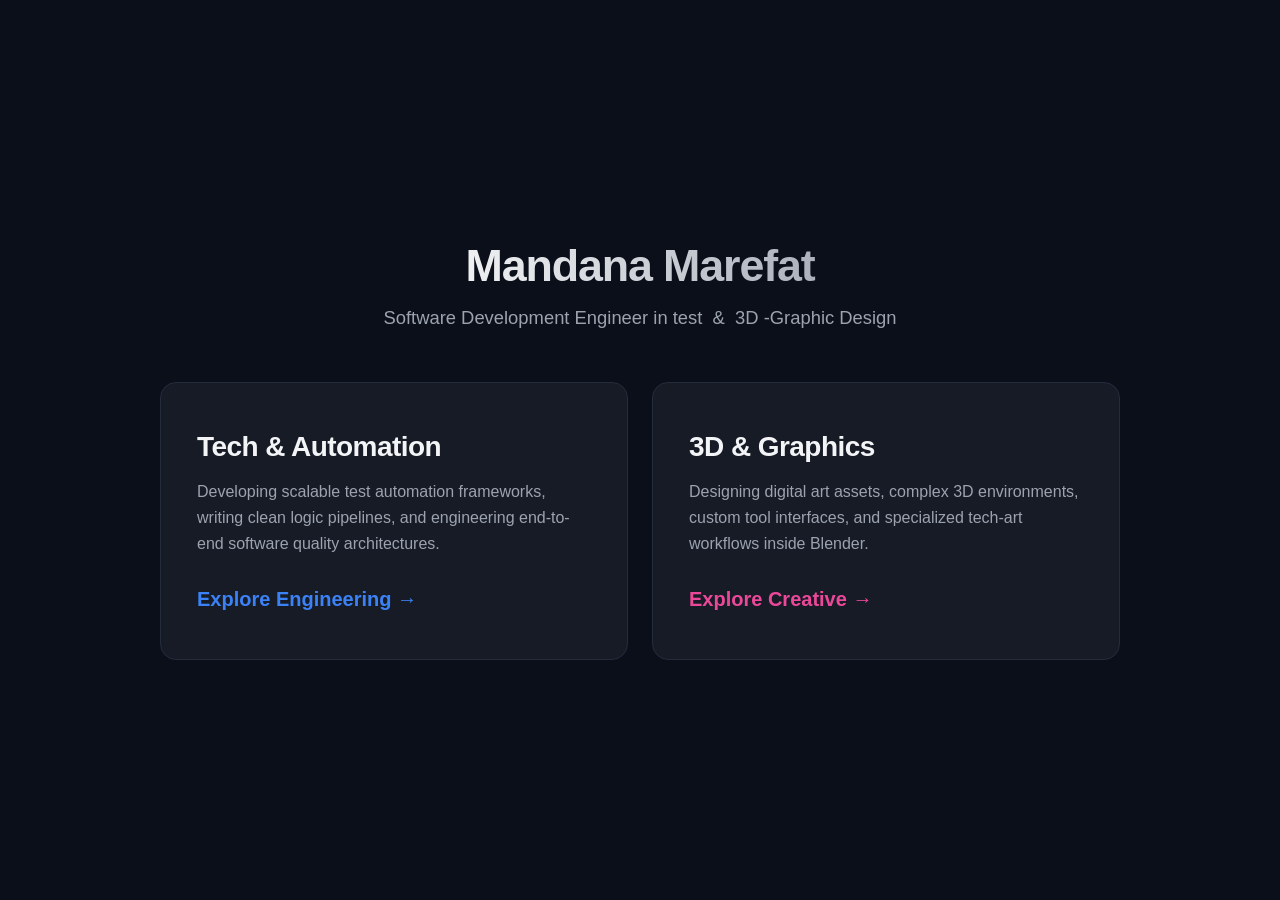
<file: index.html>
<!DOCTYPE html>
<html lang="en">
<head>
    <meta charset="UTF-8">
    <meta name="viewport" content="width=device-width, initial-scale=1.0">
    <title>Portfolio | Software Automation & 3D Art</title>
    <link rel="stylesheet" href="static/css/style.css">
 
</head>
<body>

    <header>
        <h1>Mandana Marefat</h1>
        <p>Software Development Engineer in test&nbsp; &amp;&nbsp; 3D -Graphic Design</p>
    </header>

    <main class="gateway">
        <a href="tech-portfolio/index.html" class="card card-tech">
            <div class="card-content">
                <h2>Tech &amp; Automation&nbsp;&nbsp;</h2>
                <p>Developing scalable test automation frameworks, writing clean logic pipelines, and engineering end-to-end software quality architectures.</p>
            </div>
            <div class="arrow">Explore Engineering &rarr;</div>
        </a>

        <a href="graphics-portfolio/index.html" class="card card-art">
            <div class="card-content">
                <h2>3D & Graphics</h2>
                <p>Designing digital art assets, complex 3D environments, custom tool interfaces, and specialized tech-art workflows inside Blender.</p>
            </div>
            <div class="arrow">Explore Creative &rarr;</div>
        </a>
    </main>

</body>
</html>
</file>
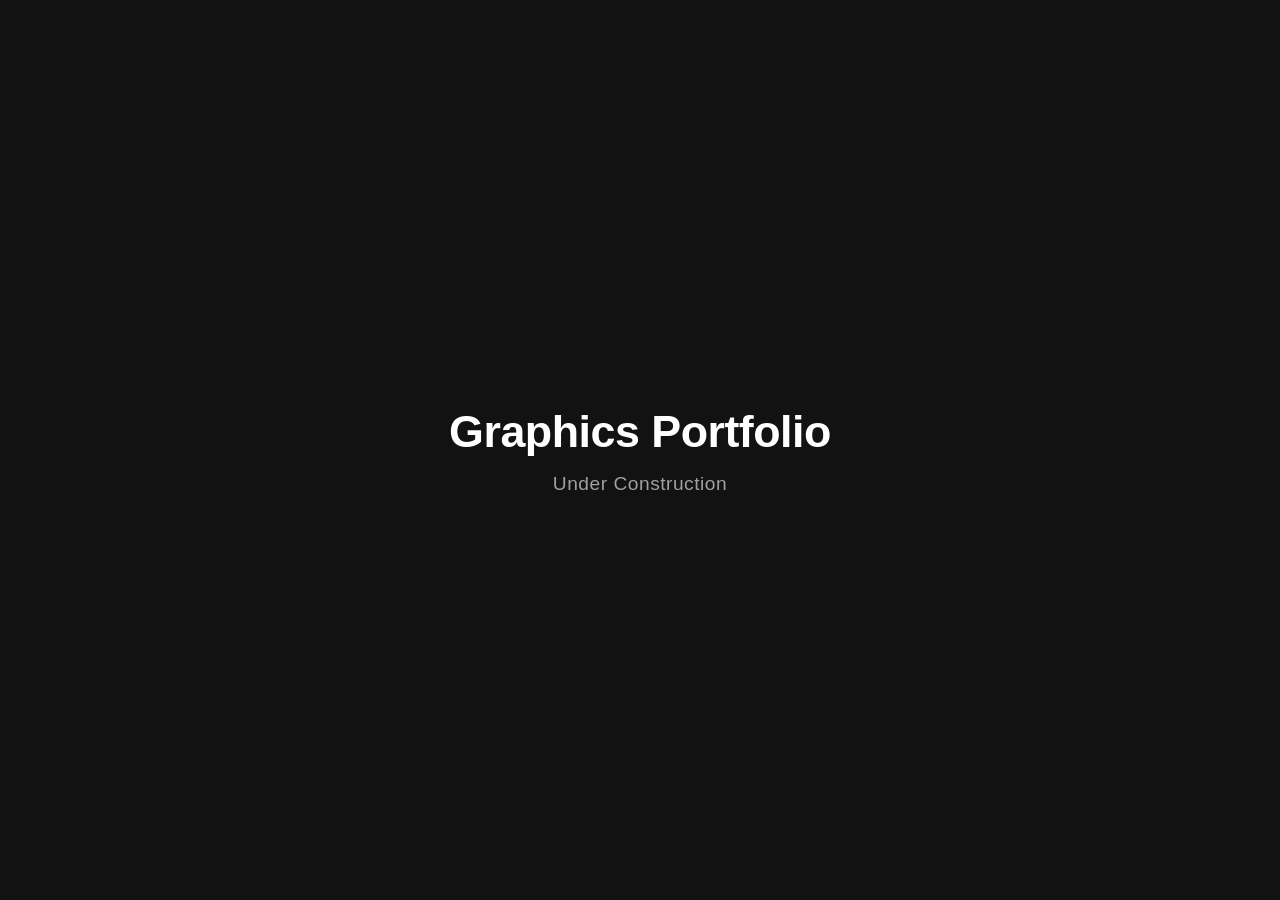
<file: graphics-portfolio/index.html>
<!DOCTYPE html>
<html lang="en">
<head>
    <meta charset="UTF-8">
    <meta name="viewport" content="width=device-width, initial-scale=1.0">
    <title>Graphics portfolio | Under Construction</title>
    <link rel="stylesheet" href="../static/css/style.css">
    <link rel="stylesheet" href="../static/css/graphics.css">
  
</head>
<body>
    <div class="container">
        <h1>Graphics Portfolio</h1>
        <p>Under Construction</p>
    </div>
</body>
</html>
</file>
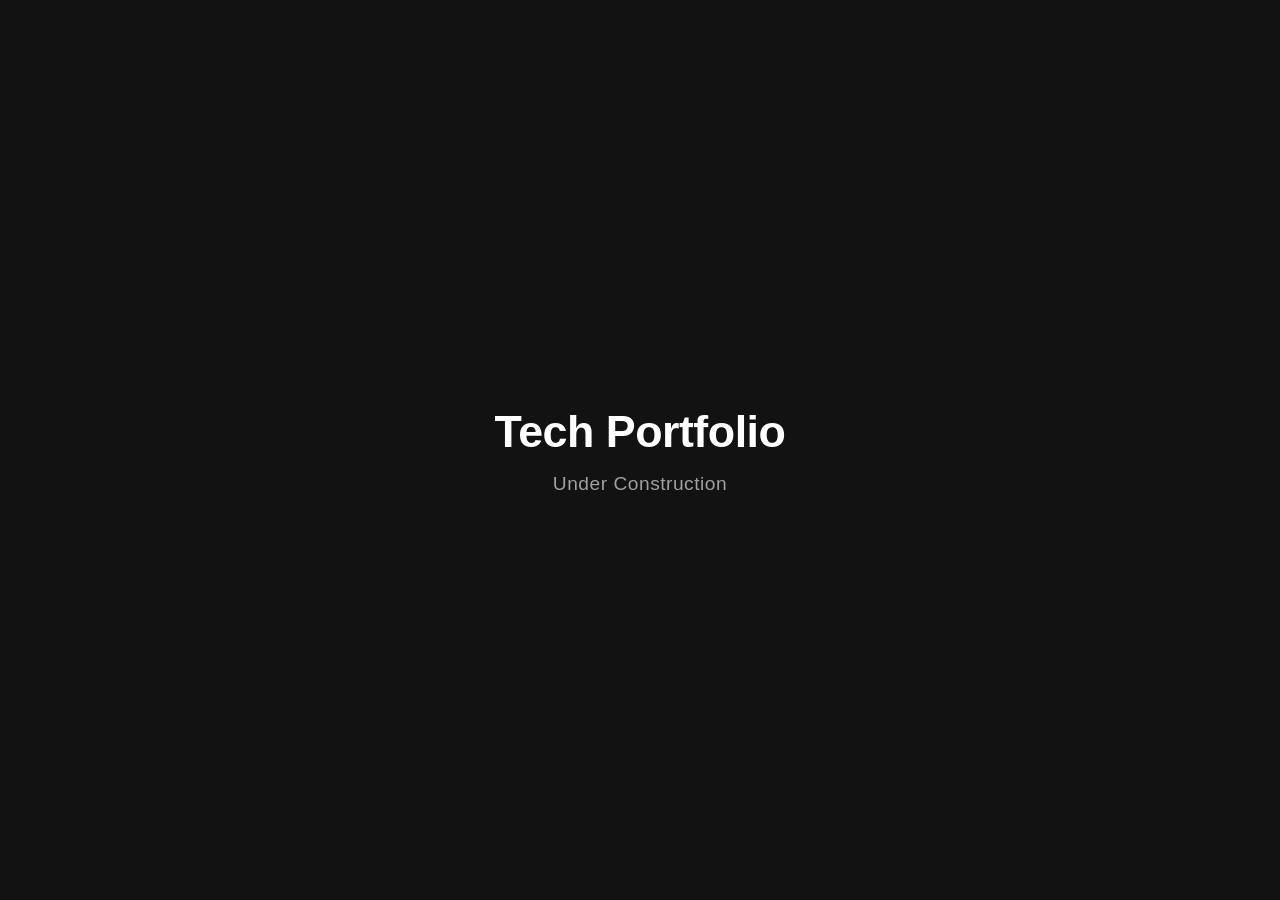
<file: tech-portfolio/index.html>
<!--Tech portfolio hub-->


<!DOCTYPE html>
<html lang="en">
<head>
    <meta charset="UTF-8">
    <meta name="viewport" content="width=device-width, initial-scale=1.0">
    <title>Under Construction</title>
    <link rel="stylesheet" href="../static/css/style.css">
    <link rel="stylesheet" href="../static/css/tech.css">
</head>
<body>
    <div class="container">
        <h1>Tech Portfolio</h1>
        <p>Under Construction</p>
    </div>
</body>
</html>
</file>
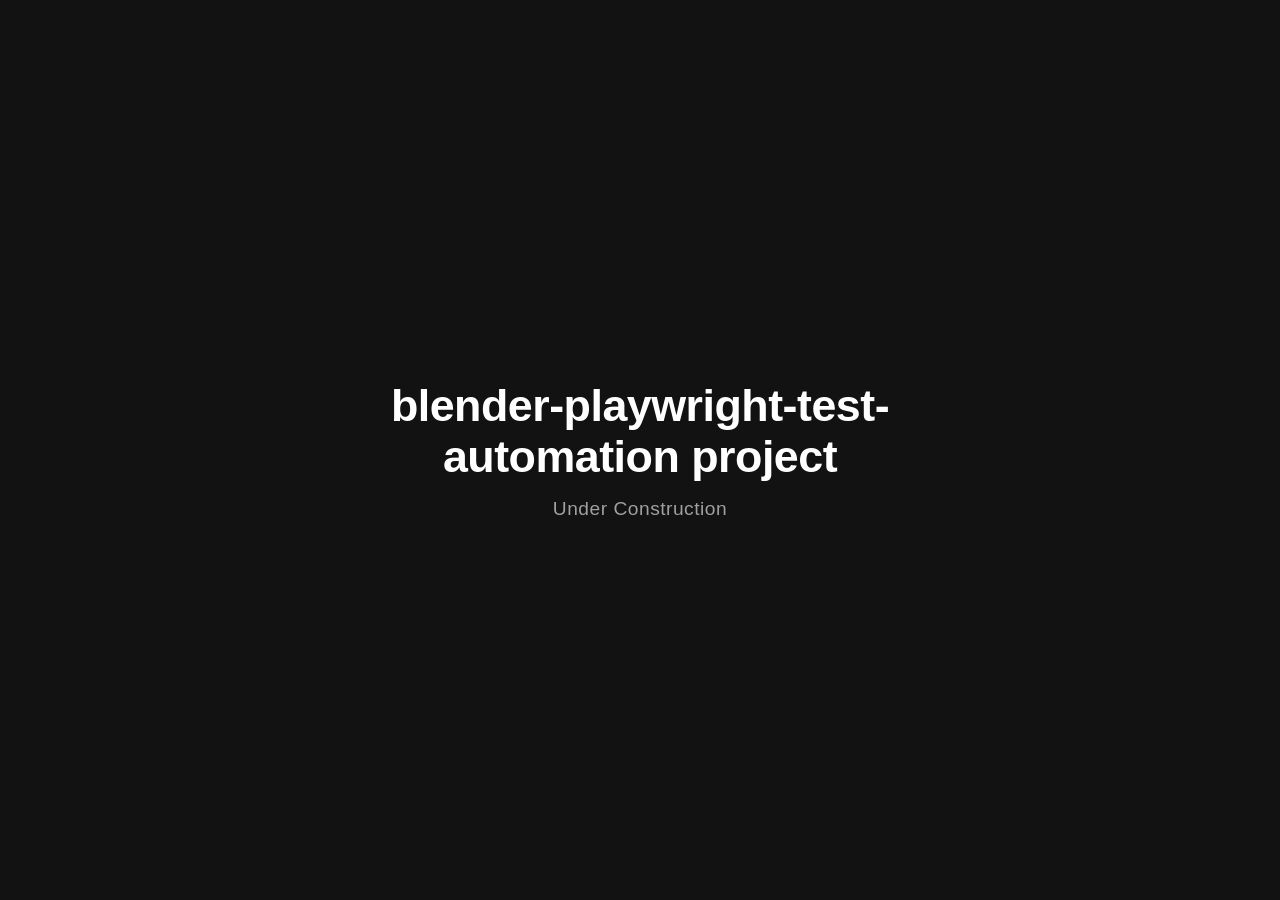
<file: tech-portfolio/project1/index.html>
<!DOCTYPE html>
<html lang="en">
<head>
    <meta charset="UTF-8">
    <meta name="viewport" content="width=device-width, initial-scale=1.0">
    <title>Mandana Marefat | Under Construction</title>
    <style>
        * { box-sizing: border-box; margin: 0; padding: 0; }
        body {
            font-family: -apple-system, BlinkMacSystemFont, "Segoe UI", Roboto, sans-serif;
            background-color: #121212;
            color: #e0e0e0;
            display: flex;
            align-items: center;
            justify-content: center;
            min-height: 100vh;
            padding: 20px;
            text-align: center;
        }
        .container { max-width: 600px; }
        h1 { font-size: 2.8rem; color: #ffffff; letter-spacing: -0.5px; margin-bottom: 1rem; }
        p { font-size: 1.2rem; color: #a0a0a0; font-weight: 300; letter-spacing: 0.5px; }
    </style>
</head>
<body>
    <div class="container">
        <h1>blender-playwright-test-automation project</h1>
        <p>Under Construction</p>
    </div>
</body>
</html>
</file>
<file: static/css/style.css>
:root {
            --bg-color: #0b0f19;
            --card-bg: #161b26;
            --card-hover: #1f2638;
            --text-main: #f3f4f6;
            --text-muted: #9ca3af;
            --accent-tech: #3b82f6;
            --accent-art: #ec4899;
            --border-color: #242b3d;
        }

        * {
            box-sizing: border-box;
            margin: 0;
            padding: 0;
        }

        body {
            font-family: -apple-system, BlinkMacSystemFont, "Segoe UI", Roboto, Helvetica, Arial, sans-serif;
            background-color: var(--bg-color);
            color: var(--text-main);
            min-height: 100vh;
            display: flex;
            flex-direction: column;
            align-items: center;
            justify-content: center;
            padding: 20px;
        }

        header {
            text-align: center;
            margin-bottom: 50px;
            max-width: 600px;
        }

        header h1 {
            font-size: 2.8rem;
            font-weight: 800;
            letter-spacing: -0.025em;
            margin-bottom: 12px;
            background: linear-gradient(to right, #fff, var(--text-muted));
            -webkit-background-clip: text;
            -webkit-text-fill-color: transparent;
        }

        header p {
            color: var(--text-muted);
            font-size: 1.15rem;
            line-height: 1.6;
        }

        .gateway {
            display: grid;
            grid-template-columns: repeat(2, 1fr);
            gap: 24px;
            width: 100%;
            max-width: 960px;
        }

        .card {
            background-color: var(--card-bg);
            border: 1px solid var(--border-color);
            border-radius: 16px;
            padding: 48px 36px;
            text-decoration: none;
            color: inherit;
            display: flex;
            flex-direction: column;
            justify-content: space-between;
            position: relative;
            overflow: hidden;
            transition: transform 0.2s cubic-bezier(0.4, 0, 0.2, 1), 
                        border-color 0.2s ease, 
                        box-shadow 0.2s ease;
        }

        .card::before {
            content: '';
            position: absolute;
            top: 0;
            left: 0;
            width: 4px;
            height: 100%;
            opacity: 0;
            transition: opacity 0.2s ease;
        }

        .card-tech::before { background-color: var(--accent-tech); }
        .card-art::before { background-color: var(--accent-art); }

        .card:hover {
            transform: translateY(-4px);
            background-color: var(--card-hover);
            box-shadow: 0 20px 25px -5px rgba(0, 0, 0, 0.3);
        }

        .card:hover::before {
            opacity: 1;
        }

        .card-tech:hover { border-color: rgba(59, 130, 246, 0.4); }
        .card-art:hover { border-color: rgba(236, 72, 153, 0.4); }

        .card-content h2 {
            font-size: 1.75rem;
            font-weight: 700;
            margin-bottom: 16px;
            letter-spacing: -0.02em;
        }

        .card-content p {
            color: var(--text-muted);
            font-size: 1rem;
            line-height: 1.6;
            margin-bottom: 32px;
        }

        .arrow {
            font-size: 1.25rem;
            display: flex;
            align-items: center;
            gap: 8px;
            font-weight: 600;
            transition: gap 0.2s ease;
        }

        .card-tech .arrow { color: var(--accent-tech); }
        .card-art .arrow { color: var(--accent-art); }

        .card:hover .arrow {
            gap: 14px;
        }

        @media (max-width: 768px) {
            .gateway {
                grid-template-columns: 1fr;
            }
            header h1 { font-size: 2.2rem; }
            .card { padding: 36px 24px; }
        }
</file>
<file: static/css/graphics.css>
* { box-sizing: border-box; margin: 0; padding: 0; }
        body {
            font-family: -apple-system, BlinkMacSystemFont, "Segoe UI", Roboto, sans-serif;
            background-color: #121212;
            color: #e0e0e0;
            display: flex;
            align-items: center;
            justify-content: center;
            min-height: 100vh;
            padding: 20px;
            text-align: center;
        }
        .container { max-width: 600px; }
        h1 { font-size: 2.8rem; color: #ffffff; letter-spacing: -0.5px; margin-bottom: 1rem; }
        p { font-size: 1.2rem; color: #a0a0a0; font-weight: 300; letter-spacing: 0.5px; }
</file>
<file: static/css/tech.css>
* { box-sizing: border-box; margin: 0; padding: 0; }
        body {
            font-family: -apple-system, BlinkMacSystemFont, "Segoe UI", Roboto, sans-serif;
            background-color: #121212;
            color: #e0e0e0;
            display: flex;
            align-items: center;
            justify-content: center;
            min-height: 100vh;
            padding: 20px;
            text-align: center;
        }
        .container { max-width: 600px; }
        h1 { font-size: 2.8rem; color: #ffffff; letter-spacing: -0.5px; margin-bottom: 1rem; }
        p { font-size: 1.2rem; color: #a0a0a0; font-weight: 300; letter-spacing: 0.5px; }
</file>
